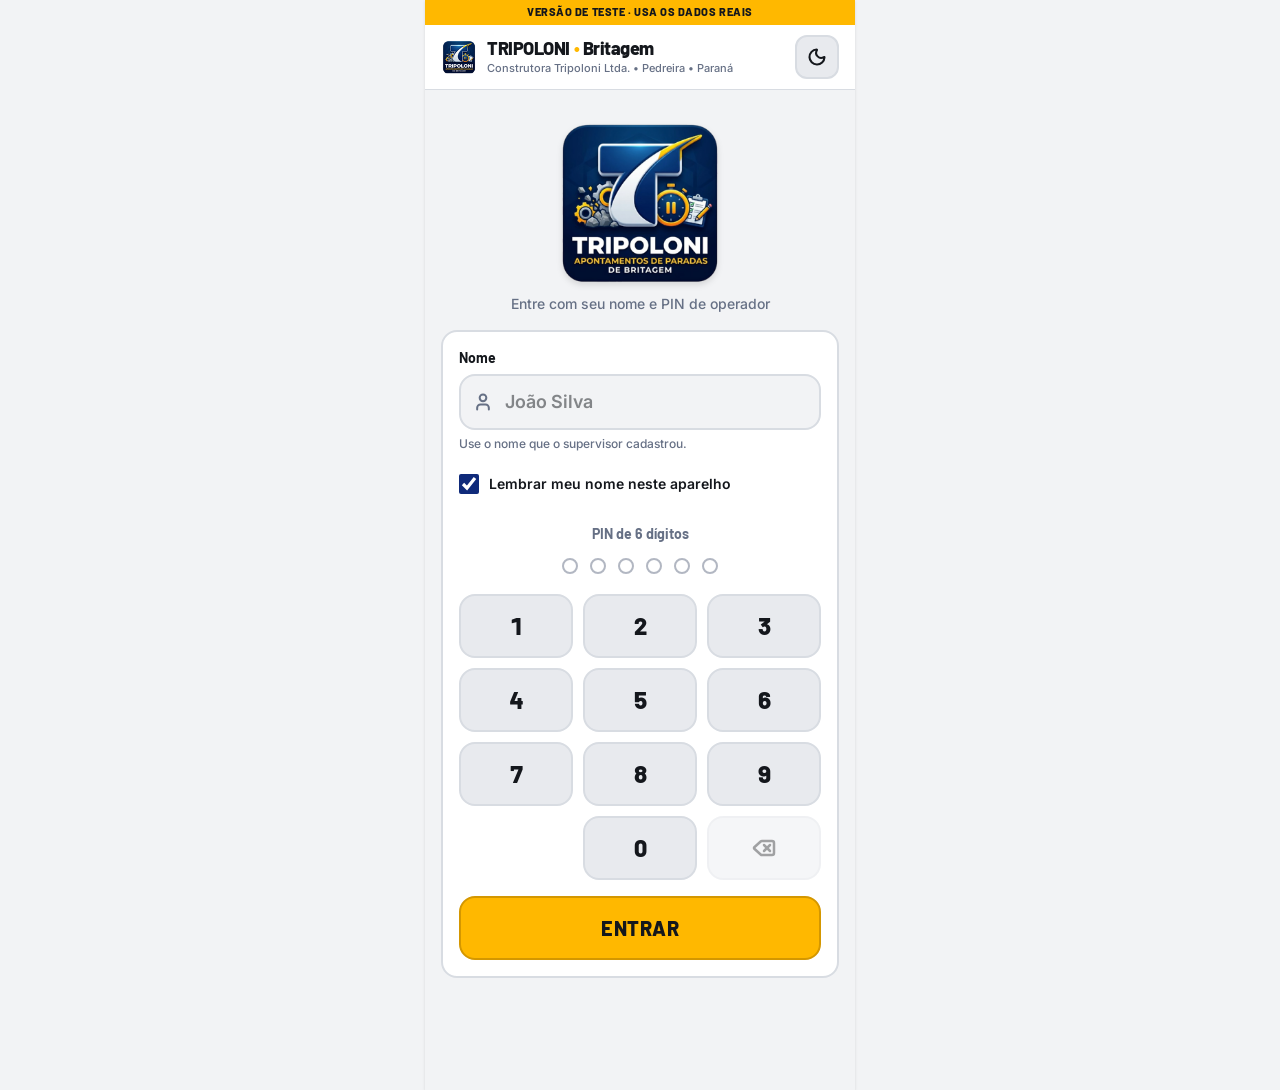
<file: app/index.html>
<!doctype html>
<html lang="pt-BR">
  <head>
    <meta charset="UTF-8" />
    <meta name="viewport" content="width=device-width, initial-scale=1.0, maximum-scale=1.0, user-scalable=no" />
    <title>Paradas Britagem — Construtora Tripoloni</title>
    <meta name="description" content="Registro rápido de paradas da planta de britagem da Construtora Tripoloni Ltda. em Irati (PR)." />
    <meta property="og:title" content="Paradas Britagem — Construtora Tripoloni" />
    <meta property="og:description" content="Registro rápido de paradas da planta de britagem da Construtora Tripoloni Ltda. em Irati (PR)." />
    <meta property="og:type" content="website" />
    <meta name="twitter:card" content="summary_large_image" />
    <meta property="og:image" content="/app/icons/icon-512.png" />
    <link rel="icon" type="image/png" sizes="32x32" href="/app/icons/icon-32.png" />
    <link rel="icon" type="image/png" sizes="192x192" href="/app/icons/icon-192.png" />
    <link rel="apple-touch-icon" sizes="180x180" href="/app/icons/apple-touch-icon.png" />
    <link rel="manifest" href="/app/manifest.webmanifest" />
    <meta name="theme-color" content="#001942" />
    <meta name="apple-mobile-web-app-title" content="Paradas Britagem" />
    <meta name="apple-mobile-web-app-capable" content="yes" />
    <meta name="mobile-web-app-capable" content="yes" />
    <link rel="preconnect" href="https://fonts.googleapis.com" />
    <link rel="preconnect" href="https://fonts.gstatic.com" crossorigin />
    <link
      href="https://fonts.googleapis.com/css2?family=Barlow:wght@600;700;800&family=Inter:wght@400;500;600;700&display=swap"
      rel="stylesheet"
    />
    <script type="module" crossorigin src="/app/assets/index-BK9c1MOV.js"></script>
    <link rel="stylesheet" crossorigin href="/app/assets/index-DUrUlNNm.css">
  </head>
  <body>
    <div id="root"></div>
  </body>
</html>
</file>
<file: app/assets/index-DUrUlNNm.css>
/*! tailwindcss v4.3.5 | MIT License | https://tailwindcss.com */
@layer properties{@supports (((-webkit-hyphens:none)) and (not (margin-trim:block))) or ((-moz-orient:inline) and (not (color:rgb(from red r g b)))){*,:before,:after,::backdrop{--tw-translate-x:0;--tw-translate-y:0;--tw-translate-z:0;--tw-scale-x:1;--tw-scale-y:1;--tw-scale-z:1;--tw-space-y-reverse:0;--tw-border-style:solid;--tw-leading:initial;--tw-font-weight:initial;--tw-tracking:initial;--tw-ordinal:initial;--tw-slashed-zero:initial;--tw-numeric-figure:initial;--tw-numeric-spacing:initial;--tw-numeric-fraction:initial;--tw-shadow:0 0 #0000;--tw-shadow-color:initial;--tw-shadow-alpha:100%;--tw-inset-shadow:0 0 #0000;--tw-inset-shadow-color:initial;--tw-inset-shadow-alpha:100%;--tw-ring-color:initial;--tw-ring-shadow:0 0 #0000;--tw-inset-ring-color:initial;--tw-inset-ring-shadow:0 0 #0000;--tw-ring-inset:initial;--tw-ring-offset-width:0px;--tw-ring-offset-color:#fff;--tw-ring-offset-shadow:0 0 #0000;--tw-blur:initial;--tw-brightness:initial;--tw-contrast:initial;--tw-grayscale:initial;--tw-hue-rotate:initial;--tw-invert:initial;--tw-opacity:initial;--tw-saturate:initial;--tw-sepia:initial;--tw-drop-shadow:initial;--tw-drop-shadow-color:initial;--tw-drop-shadow-alpha:100%;--tw-drop-shadow-size:initial;--tw-backdrop-blur:initial;--tw-backdrop-brightness:initial;--tw-backdrop-contrast:initial;--tw-backdrop-grayscale:initial;--tw-backdrop-hue-rotate:initial;--tw-backdrop-invert:initial;--tw-backdrop-opacity:initial;--tw-backdrop-saturate:initial;--tw-backdrop-sepia:initial;--tw-duration:initial}}}@layer theme{:root,:host{--font-sans:-apple-system, BlinkMacSystemFont, "Segoe UI", Roboto, "Helvetica Neue", "Noto Sans", Arial, sans-serif, "Apple Color Emoji", "Segoe UI Emoji", "Segoe UI Symbol", "Noto Color Emoji";--font-mono:ui-monospace, SFMono-Regular, Menlo, Monaco, Consolas, "Liberation Mono", "Courier New", monospace;--color-black:#000;--color-white:#fff;--spacing:.25rem;--container-lg:32rem;--text-xs:.75rem;--text-xs--line-height:calc(1 / .75);--text-sm:.875rem;--text-sm--line-height:calc(1.25 / .875);--text-base:1rem;--text-base--line-height:calc(1.5 / 1);--text-lg:1.125rem;--text-lg--line-height:calc(1.75 / 1.125);--text-xl:1.25rem;--text-xl--line-height:calc(1.75 / 1.25);--text-2xl:1.5rem;--text-2xl--line-height:calc(2 / 1.5);--text-3xl:1.875rem;--text-3xl--line-height:calc(2.25 / 1.875);--font-weight-medium:500;--font-weight-semibold:600;--font-weight-bold:700;--font-weight-extrabold:800;--tracking-tight:-.025em;--tracking-wide:.025em;--tracking-wider:.05em;--leading-tight:1.25;--leading-snug:1.375;--leading-relaxed:1.625;--radius-md:.375rem;--radius-lg:.5rem;--radius-xl:.75rem;--radius-2xl:1rem;--radius-3xl:1.5rem;--drop-shadow-sm:0 1px 2px #00000026;--drop-shadow-md:0 3px 3px #0000001f;--animate-spin:spin 1s linear infinite;--blur-md:12px;--default-transition-duration:.15s;--default-transition-timing-function:cubic-bezier(.4, 0, .2, 1);--default-font-family:var(--font-sans);--default-mono-font-family:var(--font-mono)}}@layer base{*,:after,:before,::backdrop{box-sizing:border-box;border:0 solid;margin:0;padding:0}::file-selector-button{box-sizing:border-box;border:0 solid;margin:0;padding:0}html,:host{-webkit-text-size-adjust:100%;tab-size:4;line-height:1.5;font-family:var(--default-font-family,-apple-system, BlinkMacSystemFont, "Segoe UI", Roboto, "Helvetica Neue", "Noto Sans", Arial, sans-serif, "Apple Color Emoji", "Segoe UI Emoji", "Segoe UI Symbol", "Noto Color Emoji");font-feature-settings:var(--default-font-feature-settings,normal);font-variation-settings:var(--default-font-variation-settings,normal);-webkit-tap-highlight-color:transparent}hr{height:0;color:inherit;border-top-width:1px}abbr:where([title]){-webkit-text-decoration:underline dotted;text-decoration:underline dotted}h1,h2,h3,h4,h5,h6{font-size:inherit;font-weight:inherit}a{color:inherit;-webkit-text-decoration:inherit;-webkit-text-decoration:inherit;-webkit-text-decoration:inherit;-webkit-text-decoration:inherit;text-decoration:inherit}b,strong{font-weight:bolder}code,kbd,samp,pre{font-family:var(--default-mono-font-family,ui-monospace, SFMono-Regular, Menlo, Monaco, Consolas, "Liberation Mono", "Courier New", monospace);font-feature-settings:var(--default-mono-font-feature-settings,normal);font-variation-settings:var(--default-mono-font-variation-settings,normal);font-size:1em}small{font-size:80%}sub,sup{vertical-align:baseline;font-size:75%;line-height:0;position:relative}sub{bottom:-.25em}sup{top:-.5em}table{text-indent:0;border-color:inherit;border-collapse:collapse}:-moz-focusring:where(:not(iframe)){outline:auto}progress{vertical-align:baseline}summary{display:list-item}ol,ul,menu{list-style:none}img,svg,video,canvas,audio,iframe,embed,object{vertical-align:middle;display:block}img,video{max-width:100%;height:auto}button,input,select,optgroup,textarea{font:inherit;font-feature-settings:inherit;font-variation-settings:inherit;letter-spacing:inherit;color:inherit;opacity:1;background-color:#0000;border-radius:0}::file-selector-button{font:inherit;font-feature-settings:inherit;font-variation-settings:inherit;letter-spacing:inherit;color:inherit;opacity:1;background-color:#0000;border-radius:0}:where(select:is([multiple],[size])) optgroup{font-weight:bolder}:where(select:is([multiple],[size])) optgroup option{padding-inline-start:20px}::file-selector-button{margin-inline-end:4px}::placeholder{opacity:1}@supports (not ((-webkit-appearance:-apple-pay-button))) or (contain-intrinsic-size:1px){::placeholder{color:currentColor}@supports (color:color-mix(in lab, red, red)){::placeholder{color:color-mix(in oklab, currentcolor 50%, transparent)}}}textarea{resize:vertical}::-webkit-search-decoration{-webkit-appearance:none}::-webkit-date-and-time-value{min-height:1lh;text-align:inherit}::-webkit-datetime-edit{display:inline-flex}::-webkit-datetime-edit-fields-wrapper{padding:0}::-webkit-datetime-edit{padding-block:0}::-webkit-datetime-edit-year-field{padding-block:0}::-webkit-datetime-edit-month-field{padding-block:0}::-webkit-datetime-edit-day-field{padding-block:0}::-webkit-datetime-edit-hour-field{padding-block:0}::-webkit-datetime-edit-minute-field{padding-block:0}::-webkit-datetime-edit-second-field{padding-block:0}::-webkit-datetime-edit-millisecond-field{padding-block:0}::-webkit-datetime-edit-meridiem-field{padding-block:0}::-webkit-calendar-picker-indicator{line-height:1}:-moz-ui-invalid{box-shadow:none}button,input:where([type=button],[type=reset],[type=submit]){appearance:button}::file-selector-button{appearance:button}::-webkit-inner-spin-button{height:auto}::-webkit-outer-spin-button{height:auto}[hidden]:where(:not([hidden=until-found])){display:none!important}html,body{background-color:var(--bg);color:var(--text);-webkit-tap-highlight-color:transparent;overscroll-behavior-y:contain;font-family:Inter,-apple-system,BlinkMacSystemFont,sans-serif}h1,h2,h3,.font-display{font-family:Barlow,sans-serif}}@layer components;@layer utilities{.pointer-events-auto{pointer-events:auto}.pointer-events-none{pointer-events:none}.visible{visibility:visible}.sr-only{clip-path:inset(50%);white-space:nowrap;border-width:0;width:1px;height:1px;margin:-1px;padding:0;position:absolute;overflow:hidden}.absolute{position:absolute}.fixed{position:fixed}.relative{position:relative}.static{position:static}.sticky{position:sticky}.inset-0{inset:0}.-top-1{top:calc(var(--spacing) * -1)}.-top-2{top:calc(var(--spacing) * -2)}.top-0{top:0}.top-1\/2{top:50%}.-right-1\.5{right:calc(var(--spacing) * -1.5)}.-right-3{right:calc(var(--spacing) * -3)}.right-0{right:0}.right-2{right:calc(var(--spacing) * 2)}.right-2\.5{right:calc(var(--spacing) * 2.5)}.bottom-0{bottom:0}.left-0{left:0}.left-2\.5{left:calc(var(--spacing) * 2.5)}.left-3\.5{left:calc(var(--spacing) * 3.5)}.z-30{z-index:30}.z-40{z-index:40}.z-50{z-index:50}.mx-auto{margin-inline:auto}.-mt-\[20px\]{margin-top:-20px}.mt-0\.5{margin-top:calc(var(--spacing) * .5)}.mt-1{margin-top:var(--spacing)}.mt-1\.5{margin-top:calc(var(--spacing) * 1.5)}.mb-2\.5{margin-bottom:calc(var(--spacing) * 2.5)}.-ml-1{margin-left:calc(var(--spacing) * -1)}.ml-2{margin-left:calc(var(--spacing) * 2)}.block{display:block}.flex{display:flex}.grid{display:grid}.inline-block{display:inline-block}.inline-flex{display:inline-flex}.h-2\.5{height:calc(var(--spacing) * 2.5)}.h-4{height:calc(var(--spacing) * 4)}.h-5{height:calc(var(--spacing) * 5)}.h-6{height:calc(var(--spacing) * 6)}.h-8{height:calc(var(--spacing) * 8)}.h-9{height:calc(var(--spacing) * 9)}.h-11{height:calc(var(--spacing) * 11)}.h-12{height:calc(var(--spacing) * 12)}.h-14{height:calc(var(--spacing) * 14)}.h-20{height:calc(var(--spacing) * 20)}.h-44{height:calc(var(--spacing) * 44)}.h-\[3px\]{height:3px}.h-\[18px\]{height:18px}.h-\[22px\]{height:22px}.h-\[52px\]{height:52px}.h-full{height:100%}.min-h-\[36px\]{min-height:36px}.min-h-\[40px\]{min-height:40px}.min-h-\[44px\]{min-height:44px}.min-h-\[48px\]{min-height:48px}.min-h-\[52px\]{min-height:52px}.min-h-\[56px\]{min-height:56px}.min-h-\[64px\]{min-height:64px}.min-h-\[96px\]{min-height:96px}.min-h-screen{min-height:100vh}.w-4{width:calc(var(--spacing) * 4)}.w-5{width:calc(var(--spacing) * 5)}.w-6{width:calc(var(--spacing) * 6)}.w-9{width:calc(var(--spacing) * 9)}.w-11{width:calc(var(--spacing) * 11)}.w-12{width:calc(var(--spacing) * 12)}.w-14{width:calc(var(--spacing) * 14)}.w-20{width:calc(var(--spacing) * 20)}.w-44{width:calc(var(--spacing) * 44)}.w-\[52px\]{width:52px}.w-full{width:100%}.max-w-\[430px\]{max-width:430px}.max-w-lg{max-width:var(--container-lg)}.min-w-0{min-width:0}.min-w-\[18px\]{min-width:18px}.min-w-\[22px\]{min-width:22px}.min-w-\[36px\]{min-width:36px}.min-w-\[44px\]{min-width:44px}.min-w-\[48px\]{min-width:48px}.flex-1{flex:1}.shrink-0{flex-shrink:0}.translate-x-0\.5{--tw-translate-x:calc(var(--spacing) * .5);translate:var(--tw-translate-x) var(--tw-translate-y)}.translate-x-6{--tw-translate-x:calc(var(--spacing) * 6);translate:var(--tw-translate-x) var(--tw-translate-y)}.-translate-y-1\/2{--tw-translate-y:calc(calc(1 / 2 * 100%) * -1);translate:var(--tw-translate-x) var(--tw-translate-y)}.scale-110{--tw-scale-x:110%;--tw-scale-y:110%;--tw-scale-z:110%;scale:var(--tw-scale-x) var(--tw-scale-y)}.animate-spin{animation:var(--animate-spin)}.cursor-pointer{cursor:pointer}.grid-cols-2{grid-template-columns:repeat(2,minmax(0,1fr))}.grid-cols-3{grid-template-columns:repeat(3,minmax(0,1fr))}.grid-cols-\[1fr_1fr_68px_1fr_1fr_1fr\]{grid-template-columns:1fr 1fr 68px 1fr 1fr 1fr}.grid-cols-\[1fr_1fr_76px_1fr_1fr\]{grid-template-columns:1fr 1fr 76px 1fr 1fr}.flex-col{flex-direction:column}.flex-wrap{flex-wrap:wrap}.items-center{align-items:center}.items-end{align-items:flex-end}.items-start{align-items:flex-start}.justify-between{justify-content:space-between}.justify-center{justify-content:center}.justify-end{justify-content:flex-end}.gap-0\.5{gap:calc(var(--spacing) * .5)}.gap-1{gap:var(--spacing)}.gap-1\.5{gap:calc(var(--spacing) * 1.5)}.gap-2{gap:calc(var(--spacing) * 2)}.gap-2\.5{gap:calc(var(--spacing) * 2.5)}.gap-3{gap:calc(var(--spacing) * 3)}:where(.space-y-0\.5>:not(:last-child)){--tw-space-y-reverse:0;margin-block-start:calc(calc(var(--spacing) * .5) * var(--tw-space-y-reverse));margin-block-end:calc(calc(var(--spacing) * .5) * calc(1 - var(--tw-space-y-reverse)))}:where(.space-y-1>:not(:last-child)){--tw-space-y-reverse:0;margin-block-start:calc(var(--spacing) * var(--tw-space-y-reverse));margin-block-end:calc(var(--spacing) * calc(1 - var(--tw-space-y-reverse)))}:where(.space-y-1\.5>:not(:last-child)){--tw-space-y-reverse:0;margin-block-start:calc(calc(var(--spacing) * 1.5) * var(--tw-space-y-reverse));margin-block-end:calc(calc(var(--spacing) * 1.5) * calc(1 - var(--tw-space-y-reverse)))}:where(.space-y-2>:not(:last-child)){--tw-space-y-reverse:0;margin-block-start:calc(calc(var(--spacing) * 2) * var(--tw-space-y-reverse));margin-block-end:calc(calc(var(--spacing) * 2) * calc(1 - var(--tw-space-y-reverse)))}:where(.space-y-2\.5>:not(:last-child)){--tw-space-y-reverse:0;margin-block-start:calc(calc(var(--spacing) * 2.5) * var(--tw-space-y-reverse));margin-block-end:calc(calc(var(--spacing) * 2.5) * calc(1 - var(--tw-space-y-reverse)))}:where(.space-y-3>:not(:last-child)){--tw-space-y-reverse:0;margin-block-start:calc(calc(var(--spacing) * 3) * var(--tw-space-y-reverse));margin-block-end:calc(calc(var(--spacing) * 3) * calc(1 - var(--tw-space-y-reverse)))}:where(.space-y-4>:not(:last-child)){--tw-space-y-reverse:0;margin-block-start:calc(calc(var(--spacing) * 4) * var(--tw-space-y-reverse));margin-block-end:calc(calc(var(--spacing) * 4) * calc(1 - var(--tw-space-y-reverse)))}:where(.space-y-5>:not(:last-child)){--tw-space-y-reverse:0;margin-block-start:calc(calc(var(--spacing) * 5) * var(--tw-space-y-reverse));margin-block-end:calc(calc(var(--spacing) * 5) * calc(1 - var(--tw-space-y-reverse)))}.truncate{text-overflow:ellipsis;white-space:nowrap;overflow:hidden}.overflow-hidden{overflow:hidden}.overflow-visible{overflow:visible}.rounded{border-radius:.25rem}.rounded-2xl{border-radius:var(--radius-2xl)}.rounded-full{border-radius:2147483647px}.rounded-lg{border-radius:var(--radius-lg)}.rounded-md{border-radius:var(--radius-md)}.rounded-xl{border-radius:var(--radius-xl)}.rounded-t-3xl{border-top-left-radius:var(--radius-3xl);border-top-right-radius:var(--radius-3xl)}.rounded-b-full{border-bottom-right-radius:2147483647px;border-bottom-left-radius:2147483647px}.border{border-style:var(--tw-border-style);border-width:1px}.border-2{border-style:var(--tw-border-style);border-width:2px}.border-\[3px\]{border-style:var(--tw-border-style);border-width:3px}.border-t{border-top-style:var(--tw-border-style);border-top-width:1px}.border-t-2{border-top-style:var(--tw-border-style);border-top-width:2px}.border-b{border-bottom-style:var(--tw-border-style);border-bottom-width:1px}.border-\[\#6B4FA0\]\/40{border-color:oklab(49.5148% .0586782 -.112622/.4)}.border-\[\#6B4FA0\]\/50{border-color:oklab(49.5148% .0586782 -.112622/.5)}.border-\[\#148A44\]\/50{border-color:oklab(55.6563% -.125641 .0701959/.5)}.border-\[\#D49700\]{border-color:#d49700}.border-\[var\(--amber\)\]{border-color:var(--amber)}.border-\[var\(--danger\)\],.border-\[var\(--danger\)\]\/40{border-color:var(--danger)}@supports (color:color-mix(in lab, red, red)){.border-\[var\(--danger\)\]\/40{border-color:color-mix(in oklab, var(--danger) 40%, transparent)}}.border-\[var\(--danger\)\]\/60{border-color:var(--danger)}@supports (color:color-mix(in lab, red, red)){.border-\[var\(--danger\)\]\/60{border-color:color-mix(in oklab, var(--danger) 60%, transparent)}}.border-\[var\(--line\)\]{border-color:var(--line)}.border-\[var\(--muted\)\]\/50{border-color:var(--muted)}@supports (color:color-mix(in lab, red, red)){.border-\[var\(--muted\)\]\/50{border-color:color-mix(in oklab, var(--muted) 50%, transparent)}}.border-\[var\(--primary\)\],.border-\[var\(--primary\)\]\/40{border-color:var(--primary)}@supports (color:color-mix(in lab, red, red)){.border-\[var\(--primary\)\]\/40{border-color:color-mix(in oklab, var(--primary) 40%, transparent)}}.border-\[var\(--success\)\],.border-\[var\(--success\)\]\/50{border-color:var(--success)}@supports (color:color-mix(in lab, red, red)){.border-\[var\(--success\)\]\/50{border-color:color-mix(in oklab, var(--success) 50%, transparent)}}.bg-\[\#6B4FA0\]{background-color:#6b4fa0}.bg-\[\#6B4FA0\]\/12{background-color:oklab(49.5148% .0586782 -.112622/.12)}.bg-\[\#6B4FA0\]\/18{background-color:oklab(49.5148% .0586782 -.112622/.18)}.bg-\[\#148A44\]\/15{background-color:oklab(55.6563% -.125641 .0701959/.15)}.bg-\[\#FFB800\]\/20{background-color:oklab(82.7155% .0281574 .168734/.2)}.bg-\[\#FFFFFF\]{background-color:#fff}.bg-\[var\(--amber\)\],.bg-\[var\(--amber\)\]\/10{background-color:var(--amber)}@supports (color:color-mix(in lab, red, red)){.bg-\[var\(--amber\)\]\/10{background-color:color-mix(in oklab, var(--amber) 10%, transparent)}}.bg-\[var\(--amber\)\]\/12{background-color:var(--amber)}@supports (color:color-mix(in lab, red, red)){.bg-\[var\(--amber\)\]\/12{background-color:color-mix(in oklab, var(--amber) 12%, transparent)}}.bg-\[var\(--amber\)\]\/15{background-color:var(--amber)}@supports (color:color-mix(in lab, red, red)){.bg-\[var\(--amber\)\]\/15{background-color:color-mix(in oklab, var(--amber) 15%, transparent)}}.bg-\[var\(--amber\)\]\/20{background-color:var(--amber)}@supports (color:color-mix(in lab, red, red)){.bg-\[var\(--amber\)\]\/20{background-color:color-mix(in oklab, var(--amber) 20%, transparent)}}.bg-\[var\(--bg\)\]{background-color:var(--bg)}.bg-\[var\(--danger\)\],.bg-\[var\(--danger\)\]\/10{background-color:var(--danger)}@supports (color:color-mix(in lab, red, red)){.bg-\[var\(--danger\)\]\/10{background-color:color-mix(in oklab, var(--danger) 10%, transparent)}}.bg-\[var\(--danger\)\]\/15{background-color:var(--danger)}@supports (color:color-mix(in lab, red, red)){.bg-\[var\(--danger\)\]\/15{background-color:color-mix(in oklab, var(--danger) 15%, transparent)}}.bg-\[var\(--primary\)\],.bg-\[var\(--primary\)\]\/12{background-color:var(--primary)}@supports (color:color-mix(in lab, red, red)){.bg-\[var\(--primary\)\]\/12{background-color:color-mix(in oklab, var(--primary) 12%, transparent)}}.bg-\[var\(--success\)\],.bg-\[var\(--success\)\]\/15{background-color:var(--success)}@supports (color:color-mix(in lab, red, red)){.bg-\[var\(--success\)\]\/15{background-color:color-mix(in oklab, var(--success) 15%, transparent)}}.bg-\[var\(--surface\)\],.bg-\[var\(--surface\)\]\/95{background-color:var(--surface)}@supports (color:color-mix(in lab, red, red)){.bg-\[var\(--surface\)\]\/95{background-color:color-mix(in oklab, var(--surface) 95%, transparent)}}.bg-\[var\(--surface-2\)\]{background-color:var(--surface-2)}.bg-black\/55{background-color:#0000008c}@supports (color:color-mix(in lab, red, red)){.bg-black\/55{background-color:color-mix(in oklab, var(--color-black) 55%, transparent)}}.bg-transparent{background-color:#0000}.bg-white{background-color:var(--color-white)}.p-1\.5{padding:calc(var(--spacing) * 1.5)}.p-2\.5{padding:calc(var(--spacing) * 2.5)}.p-3{padding:calc(var(--spacing) * 3)}.p-3\.5{padding:calc(var(--spacing) * 3.5)}.p-4{padding:calc(var(--spacing) * 4)}.p-5{padding:calc(var(--spacing) * 5)}.p-6{padding:calc(var(--spacing) * 6)}.p-8{padding:calc(var(--spacing) * 8)}.px-0\.5{padding-inline:calc(var(--spacing) * .5)}.px-1{padding-inline:var(--spacing)}.px-1\.5{padding-inline:calc(var(--spacing) * 1.5)}.px-2{padding-inline:calc(var(--spacing) * 2)}.px-2\.5{padding-inline:calc(var(--spacing) * 2.5)}.px-3{padding-inline:calc(var(--spacing) * 3)}.px-3\.5{padding-inline:calc(var(--spacing) * 3.5)}.px-4{padding-inline:calc(var(--spacing) * 4)}.py-0\.5{padding-block:calc(var(--spacing) * .5)}.py-1{padding-block:var(--spacing)}.py-2{padding-block:calc(var(--spacing) * 2)}.py-2\.5{padding-block:calc(var(--spacing) * 2.5)}.py-3{padding-block:calc(var(--spacing) * 3)}.py-3\.5{padding-block:calc(var(--spacing) * 3.5)}.pt-0\.5{padding-top:calc(var(--spacing) * .5)}.pt-1{padding-top:var(--spacing)}.pt-2{padding-top:calc(var(--spacing) * 2)}.pt-3{padding-top:calc(var(--spacing) * 3)}.pt-4{padding-top:calc(var(--spacing) * 4)}.pr-4{padding-right:calc(var(--spacing) * 4)}.pr-10{padding-right:calc(var(--spacing) * 10)}.pb-2{padding-bottom:calc(var(--spacing) * 2)}.pb-28{padding-bottom:calc(var(--spacing) * 28)}.pl-10{padding-left:calc(var(--spacing) * 10)}.pl-11{padding-left:calc(var(--spacing) * 11)}.text-center{text-align:center}.text-left{text-align:left}.text-2xl{font-size:var(--text-2xl);line-height:var(--tw-leading,var(--text-2xl--line-height))}.text-3xl{font-size:var(--text-3xl);line-height:var(--tw-leading,var(--text-3xl--line-height))}.text-base{font-size:var(--text-base);line-height:var(--tw-leading,var(--text-base--line-height))}.text-lg{font-size:var(--text-lg);line-height:var(--tw-leading,var(--text-lg--line-height))}.text-sm{font-size:var(--text-sm);line-height:var(--tw-leading,var(--text-sm--line-height))}.text-xl{font-size:var(--text-xl);line-height:var(--tw-leading,var(--text-xl--line-height))}.text-xs{font-size:var(--text-xs);line-height:var(--tw-leading,var(--text-xs--line-height))}.text-\[10px\]{font-size:10px}.text-\[11px\]{font-size:11px}.leading-relaxed{--tw-leading:var(--leading-relaxed);line-height:var(--leading-relaxed)}.leading-snug{--tw-leading:var(--leading-snug);line-height:var(--leading-snug)}.leading-tight{--tw-leading:var(--leading-tight);line-height:var(--leading-tight)}.font-bold{--tw-font-weight:var(--font-weight-bold);font-weight:var(--font-weight-bold)}.font-extrabold{--tw-font-weight:var(--font-weight-extrabold);font-weight:var(--font-weight-extrabold)}.font-medium{--tw-font-weight:var(--font-weight-medium);font-weight:var(--font-weight-medium)}.font-semibold{--tw-font-weight:var(--font-weight-semibold);font-weight:var(--font-weight-semibold)}.tracking-tight{--tw-tracking:var(--tracking-tight);letter-spacing:var(--tracking-tight)}.tracking-wide{--tw-tracking:var(--tracking-wide);letter-spacing:var(--tracking-wide)}.tracking-wider{--tw-tracking:var(--tracking-wider);letter-spacing:var(--tracking-wider)}.break-all{word-break:break-all}.whitespace-nowrap{white-space:nowrap}.text-\[\#6B4FA0\]{color:#6b4fa0}.text-\[\#8A5A00\]{color:#8a5a00}.text-\[\#9A6700\]{color:#9a6700}.text-\[\#148A44\]{color:#148a44}.text-\[\#14171C\]{color:#14171c}.text-\[\#53388A\]{color:#53388a}.text-\[var\(--amber\)\]{color:var(--amber)}.text-\[var\(--danger\)\]{color:var(--danger)}.text-\[var\(--muted\)\]{color:var(--muted)}.text-\[var\(--primary\)\]{color:var(--primary)}.text-\[var\(--success\)\]{color:var(--success)}.text-\[var\(--text\)\]{color:var(--text)}.text-white{color:var(--color-white)}.text-white\/80{color:#fffc}@supports (color:color-mix(in lab, red, red)){.text-white\/80{color:color-mix(in oklab, var(--color-white) 80%, transparent)}}.tabular-nums{--tw-numeric-spacing:tabular-nums;font-variant-numeric:var(--tw-ordinal, ) var(--tw-slashed-zero, ) var(--tw-numeric-figure, ) var(--tw-numeric-spacing, ) var(--tw-numeric-fraction, )}.underline{text-decoration-line:underline}.underline-offset-2{text-underline-offset:2px}.accent-\[var\(--primary\)\]{accent-color:var(--primary)}.opacity-65{opacity:.65}.opacity-85{opacity:.85}.shadow-md{--tw-shadow:0 4px 6px -1px var(--tw-shadow-color,#0000001a), 0 2px 4px -2px var(--tw-shadow-color,#0000001a);box-shadow:var(--tw-inset-shadow), var(--tw-inset-ring-shadow), var(--tw-ring-offset-shadow), var(--tw-ring-shadow), var(--tw-shadow)}.shadow-sm{--tw-shadow:0 1px 3px 0 var(--tw-shadow-color,#0000001a), 0 1px 2px -1px var(--tw-shadow-color,#0000001a);box-shadow:var(--tw-inset-shadow), var(--tw-inset-ring-shadow), var(--tw-ring-offset-shadow), var(--tw-ring-shadow), var(--tw-shadow)}.drop-shadow-md{--tw-drop-shadow-size:drop-shadow(0 3px 3px var(--tw-drop-shadow-color,#0000001f));--tw-drop-shadow:drop-shadow(var(--drop-shadow-md));filter:var(--tw-blur, ) var(--tw-brightness, ) var(--tw-contrast, ) var(--tw-grayscale, ) var(--tw-hue-rotate, ) var(--tw-invert, ) var(--tw-saturate, ) var(--tw-sepia, ) var(--tw-drop-shadow, )}.drop-shadow-sm{--tw-drop-shadow-size:drop-shadow(0 1px 2px var(--tw-drop-shadow-color,#00000026));--tw-drop-shadow:drop-shadow(var(--drop-shadow-sm));filter:var(--tw-blur, ) var(--tw-brightness, ) var(--tw-contrast, ) var(--tw-grayscale, ) var(--tw-hue-rotate, ) var(--tw-invert, ) var(--tw-saturate, ) var(--tw-sepia, ) var(--tw-drop-shadow, )}.backdrop-blur-md{--tw-backdrop-blur:blur(var(--blur-md));-webkit-backdrop-filter:var(--tw-backdrop-blur, ) var(--tw-backdrop-brightness, ) var(--tw-backdrop-contrast, ) var(--tw-backdrop-grayscale, ) var(--tw-backdrop-hue-rotate, ) var(--tw-backdrop-invert, ) var(--tw-backdrop-opacity, ) var(--tw-backdrop-saturate, ) var(--tw-backdrop-sepia, );backdrop-filter:var(--tw-backdrop-blur, ) var(--tw-backdrop-brightness, ) var(--tw-backdrop-contrast, ) var(--tw-backdrop-grayscale, ) var(--tw-backdrop-hue-rotate, ) var(--tw-backdrop-invert, ) var(--tw-backdrop-opacity, ) var(--tw-backdrop-saturate, ) var(--tw-backdrop-sepia, )}.transition-all{transition-property:all;transition-timing-function:var(--tw-ease,var(--default-transition-timing-function));transition-duration:var(--tw-duration,var(--default-transition-duration))}.transition-colors{transition-property:color,background-color,border-color,outline-color,text-decoration-color,fill,stroke,--tw-gradient-from,--tw-gradient-via,--tw-gradient-to;transition-timing-function:var(--tw-ease,var(--default-transition-timing-function));transition-duration:var(--tw-duration,var(--default-transition-duration))}.transition-opacity{transition-property:opacity;transition-timing-function:var(--tw-ease,var(--default-transition-timing-function));transition-duration:var(--tw-duration,var(--default-transition-duration))}.transition-transform{transition-property:transform,translate,scale,rotate;transition-timing-function:var(--tw-ease,var(--default-transition-timing-function));transition-duration:var(--tw-duration,var(--default-transition-duration))}.duration-150{--tw-duration:.15s;transition-duration:.15s}.duration-200{--tw-duration:.2s;transition-duration:.2s}.select-none{-webkit-user-select:none;user-select:none}@media (hover:hover){.hover\:border-\[var\(--muted\)\]:hover{border-color:var(--muted)}.hover\:border-\[var\(--primary\)\]:hover{border-color:var(--primary)}.hover\:bg-\[var\(--surface\)\]\/60:hover{background-color:var(--surface)}@supports (color:color-mix(in lab, red, red)){.hover\:bg-\[var\(--surface\)\]\/60:hover{background-color:color-mix(in oklab, var(--surface) 60%, transparent)}}.hover\:bg-\[var\(--surface-2\)\]:hover{background-color:var(--surface-2)}.hover\:text-\[var\(--text\)\]:hover{color:var(--text)}.hover\:opacity-100:hover{opacity:1}}.focus\:border-\[var\(--primary\)\]:focus{border-color:var(--primary)}.focus\:outline-none:focus{--tw-outline-style:none;outline-style:none}.active\:scale-\[0\.97\]:active{scale:.97}.active\:scale-\[0\.98\]:active{scale:.98}.active\:scale-\[0\.99\]:active{scale:.99}.active\:bg-\[var\(--amber\)\]:active{background-color:var(--amber)}.active\:text-\[\#14171C\]:active{color:#14171c}.disabled\:cursor-not-allowed:disabled{cursor:not-allowed}.disabled\:opacity-40:disabled{opacity:.4}.disabled\:opacity-45:disabled{opacity:.45}.disabled\:opacity-50:disabled{opacity:.5}.disabled\:opacity-60:disabled{opacity:.6}.disabled\:active\:scale-100:disabled:active{--tw-scale-x:100%;--tw-scale-y:100%;--tw-scale-z:100%;scale:var(--tw-scale-x) var(--tw-scale-y)}@media (width>=40rem){.sm\:text-sm{font-size:var(--text-sm);line-height:var(--tw-leading,var(--text-sm--line-height))}}.dark\:bg-\[\#F2F3F5\]:where(.dark,.dark *){background-color:#f2f3f5}.dark\:text-\[\#2ECC71\]:where(.dark,.dark *){color:#2ecc71}.dark\:text-\[\#B197EB\]:where(.dark,.dark *){color:#b197eb}.dark\:text-\[\#C5AEF5\]:where(.dark,.dark *){color:#c5aef5}.dark\:text-\[\#FFC233\]:where(.dark,.dark *){color:#ffc233}}:root{--primary:#0f2a7a;--amber:#ffb800;--bg:#f2f3f5;--surface:#fff;--surface-2:#e8eaee;--text:#14171c;--muted:#667085;--line:#d8dce2;--success:#148a44;--danger:#d92d20;--waiting:#6b4fa0}.dark{--primary:#5f83e8;--amber:#ffc233;--bg:#101218;--surface:#1b1e24;--surface-2:#262a32;--text:#f2f3f5;--muted:#a8aebb;--line:#333845;--success:#2ecc71;--danger:#d92d20;--waiting:#9e7fe0}.font-display{font-family:Barlow,sans-serif}.tabular-nums{font-variant-numeric:tabular-nums}@keyframes checkPop{0%{opacity:0;transform:scale(.45)}65%{opacity:1;transform:scale(1.12)}to{opacity:1;transform:scale(1)}}@keyframes cardEnter{0%{opacity:0;transform:translateY(8px)}to{opacity:1;transform:translateY(0)}}@keyframes stopPulse{0%,to{transform:scale(1)}50%{transform:scale(1.12)}}.animate-check-pop{animation:.36s cubic-bezier(.16,1,.3,1) forwards checkPop}.animate-card-enter{animation:.2s cubic-bezier(.16,1,.3,1) forwards cardEnter}.animate-stop-pulse{animation:.6s ease-in-out 2 stopPulse}@media (prefers-reduced-motion:reduce){.animate-check-pop,.animate-card-enter,.animate-stop-pulse{animation:none}}@property --tw-translate-x{syntax:"*";inherits:false;initial-value:0}@property --tw-translate-y{syntax:"*";inherits:false;initial-value:0}@property --tw-translate-z{syntax:"*";inherits:false;initial-value:0}@property --tw-scale-x{syntax:"*";inherits:false;initial-value:1}@property --tw-scale-y{syntax:"*";inherits:false;initial-value:1}@property --tw-scale-z{syntax:"*";inherits:false;initial-value:1}@property --tw-space-y-reverse{syntax:"*";inherits:false;initial-value:0}@property --tw-border-style{syntax:"*";inherits:false;initial-value:solid}@property --tw-leading{syntax:"*";inherits:false}@property --tw-font-weight{syntax:"*";inherits:false}@property --tw-tracking{syntax:"*";inherits:false}@property --tw-ordinal{syntax:"*";inherits:false}@property --tw-slashed-zero{syntax:"*";inherits:false}@property --tw-numeric-figure{syntax:"*";inherits:false}@property --tw-numeric-spacing{syntax:"*";inherits:false}@property --tw-numeric-fraction{syntax:"*";inherits:false}@property --tw-shadow{syntax:"*";inherits:false;initial-value:0 0 #0000}@property --tw-shadow-color{syntax:"*";inherits:false}@property --tw-shadow-alpha{syntax:"<percentage>";inherits:false;initial-value:100%}@property --tw-inset-shadow{syntax:"*";inherits:false;initial-value:0 0 #0000}@property --tw-inset-shadow-color{syntax:"*";inherits:false}@property --tw-inset-shadow-alpha{syntax:"<percentage>";inherits:false;initial-value:100%}@property --tw-ring-color{syntax:"*";inherits:false}@property --tw-ring-shadow{syntax:"*";inherits:false;initial-value:0 0 #0000}@property --tw-inset-ring-color{syntax:"*";inherits:false}@property --tw-inset-ring-shadow{syntax:"*";inherits:false;initial-value:0 0 #0000}@property --tw-ring-inset{syntax:"*";inherits:false}@property --tw-ring-offset-width{syntax:"<length>";inherits:false;initial-value:0}@property --tw-ring-offset-color{syntax:"*";inherits:false;initial-value:#fff}@property --tw-ring-offset-shadow{syntax:"*";inherits:false;initial-value:0 0 #0000}@property --tw-blur{syntax:"*";inherits:false}@property --tw-brightness{syntax:"*";inherits:false}@property --tw-contrast{syntax:"*";inherits:false}@property --tw-grayscale{syntax:"*";inherits:false}@property --tw-hue-rotate{syntax:"*";inherits:false}@property --tw-invert{syntax:"*";inherits:false}@property --tw-opacity{syntax:"*";inherits:false}@property --tw-saturate{syntax:"*";inherits:false}@property --tw-sepia{syntax:"*";inherits:false}@property --tw-drop-shadow{syntax:"*";inherits:false}@property --tw-drop-shadow-color{syntax:"*";inherits:false}@property --tw-drop-shadow-alpha{syntax:"<percentage>";inherits:false;initial-value:100%}@property --tw-drop-shadow-size{syntax:"*";inherits:false}@property --tw-backdrop-blur{syntax:"*";inherits:false}@property --tw-backdrop-brightness{syntax:"*";inherits:false}@property --tw-backdrop-contrast{syntax:"*";inherits:false}@property --tw-backdrop-grayscale{syntax:"*";inherits:false}@property --tw-backdrop-hue-rotate{syntax:"*";inherits:false}@property --tw-backdrop-invert{syntax:"*";inherits:false}@property --tw-backdrop-opacity{syntax:"*";inherits:false}@property --tw-backdrop-saturate{syntax:"*";inherits:false}@property --tw-backdrop-sepia{syntax:"*";inherits:false}@property --tw-duration{syntax:"*";inherits:false}@keyframes spin{to{transform:rotate(360deg)}}
</file>
